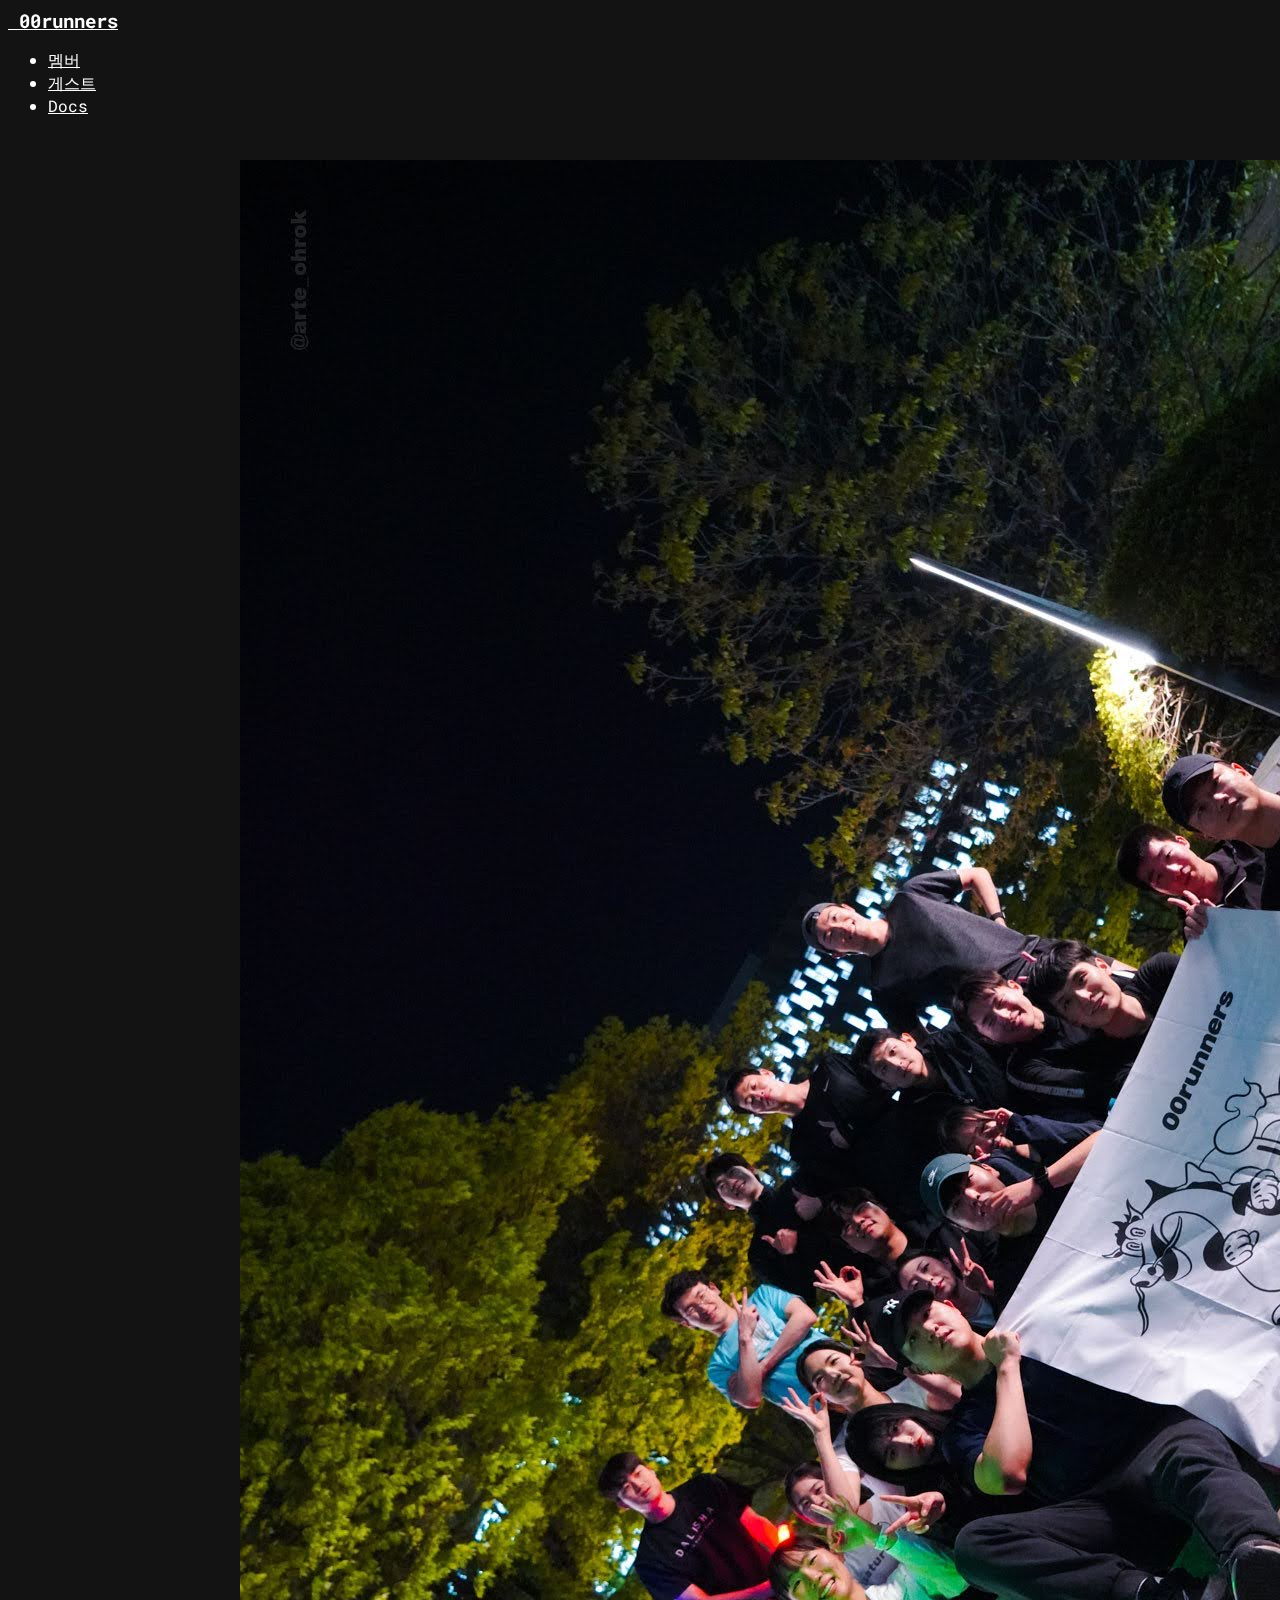
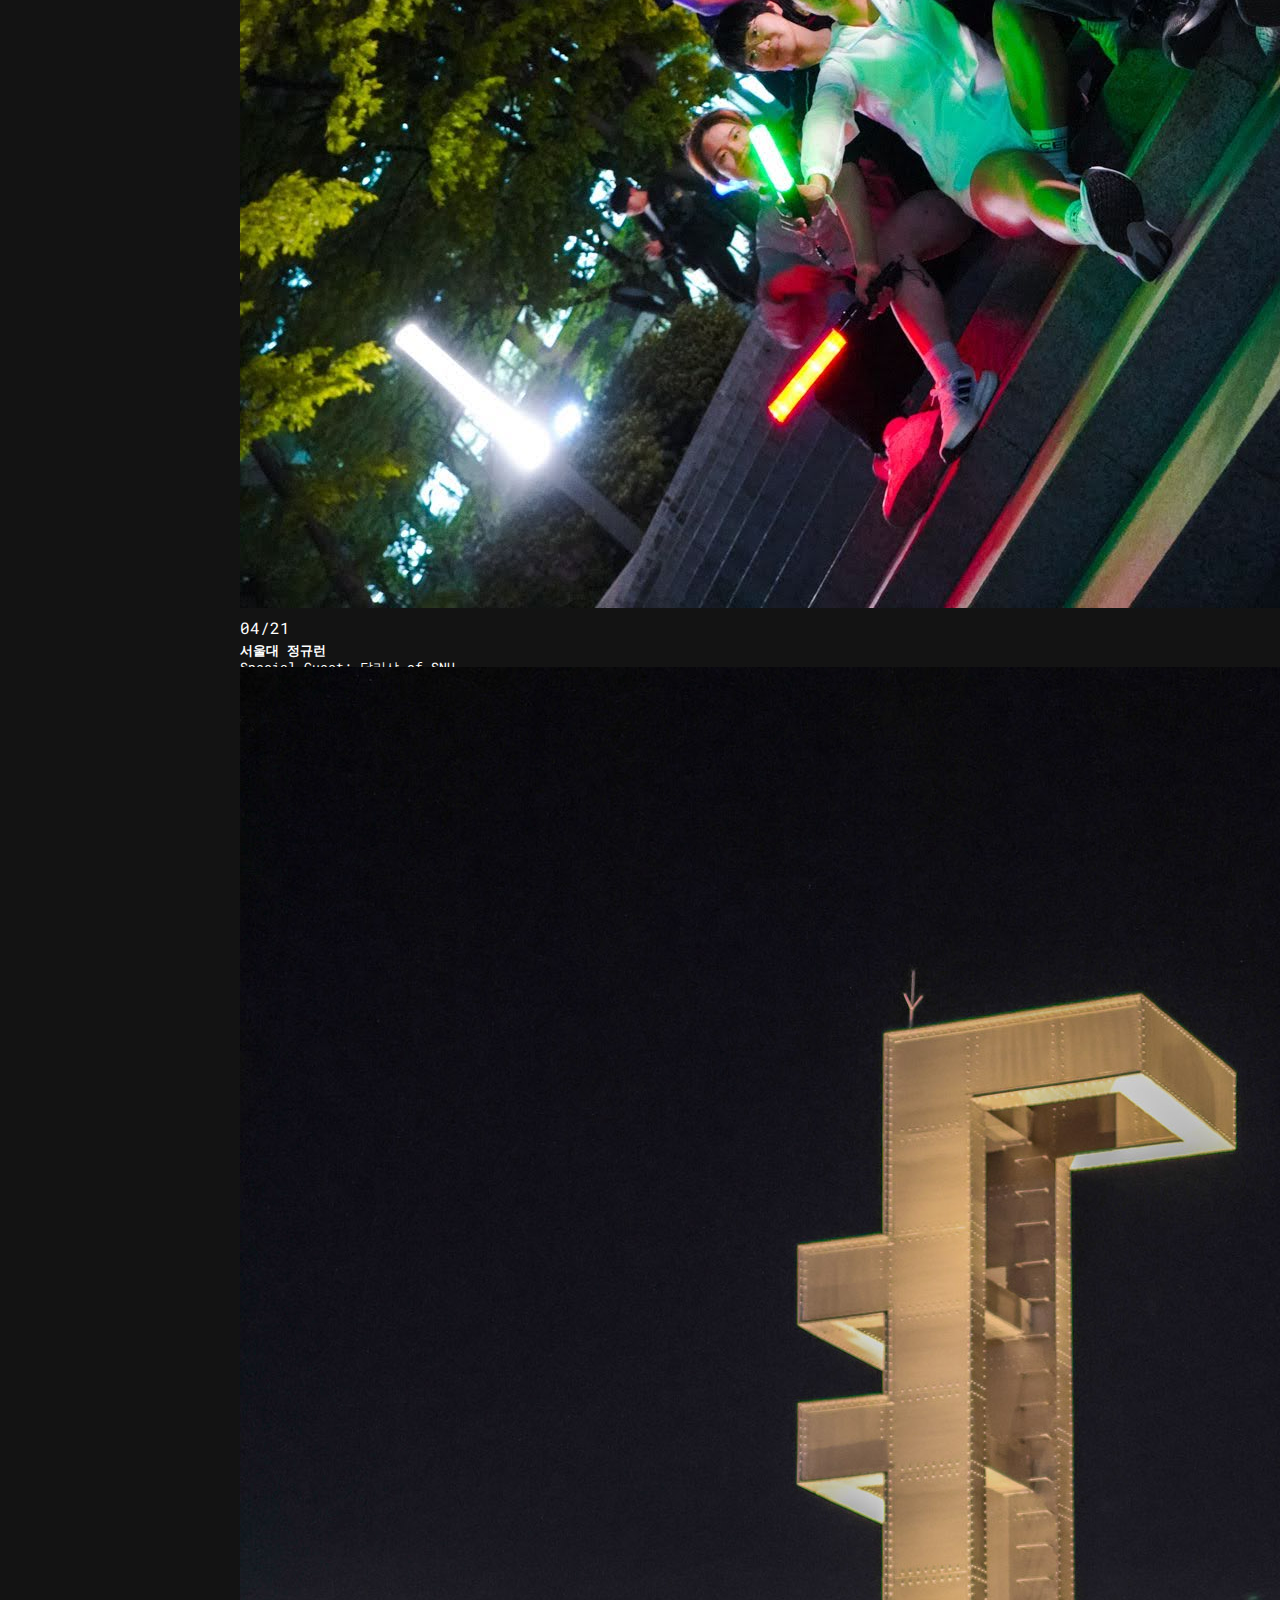
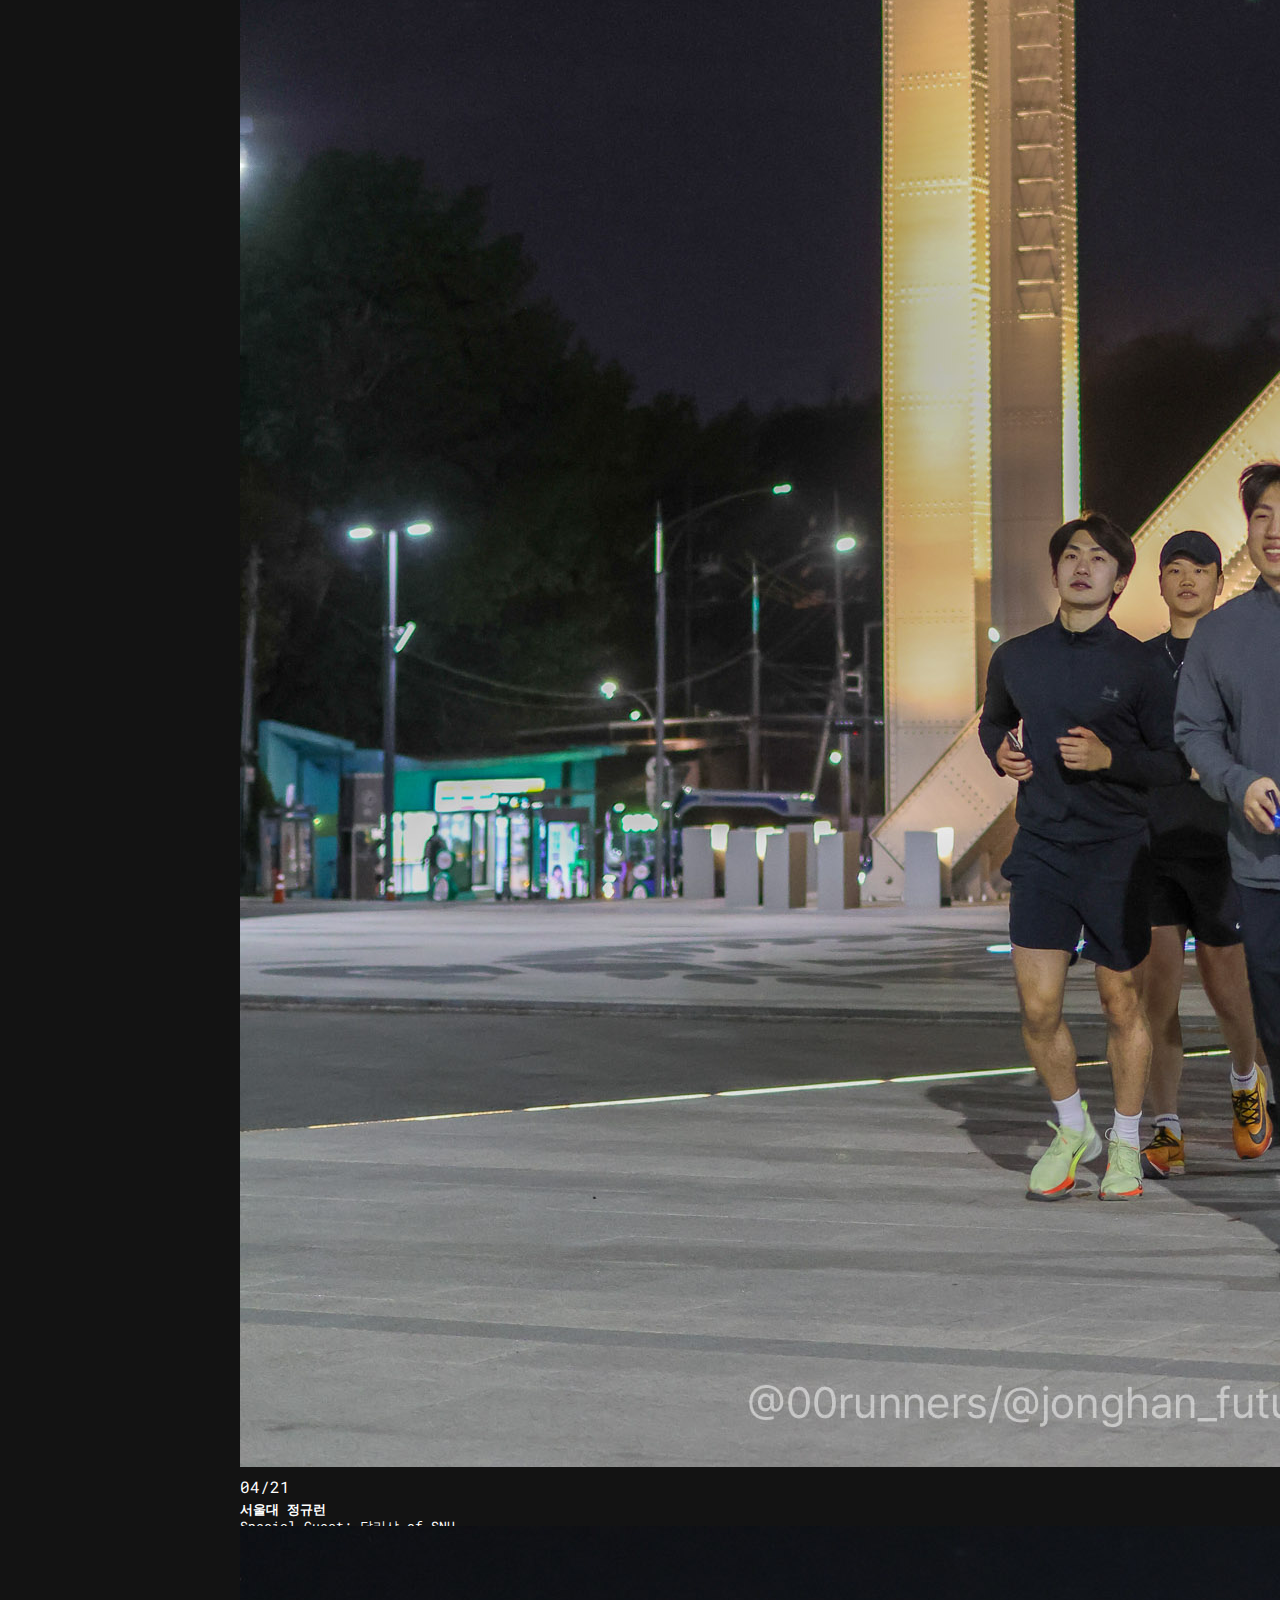
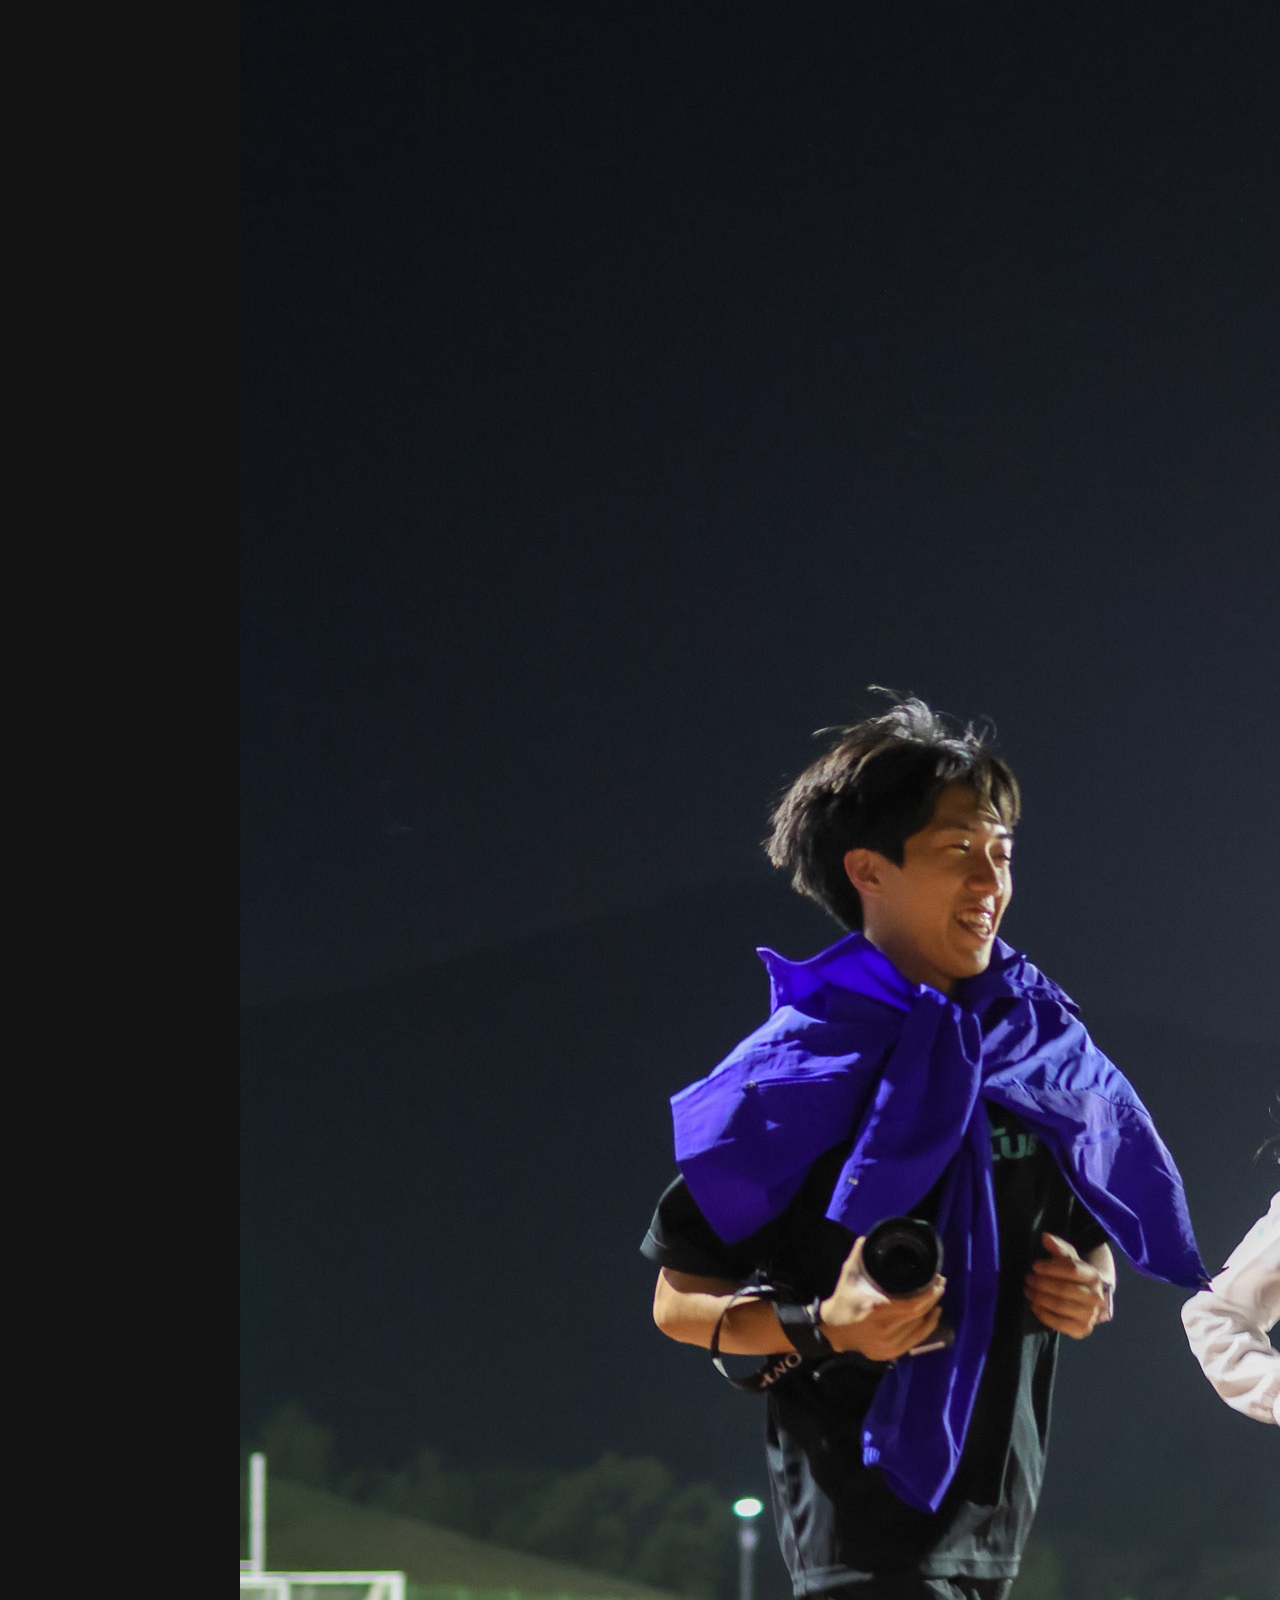
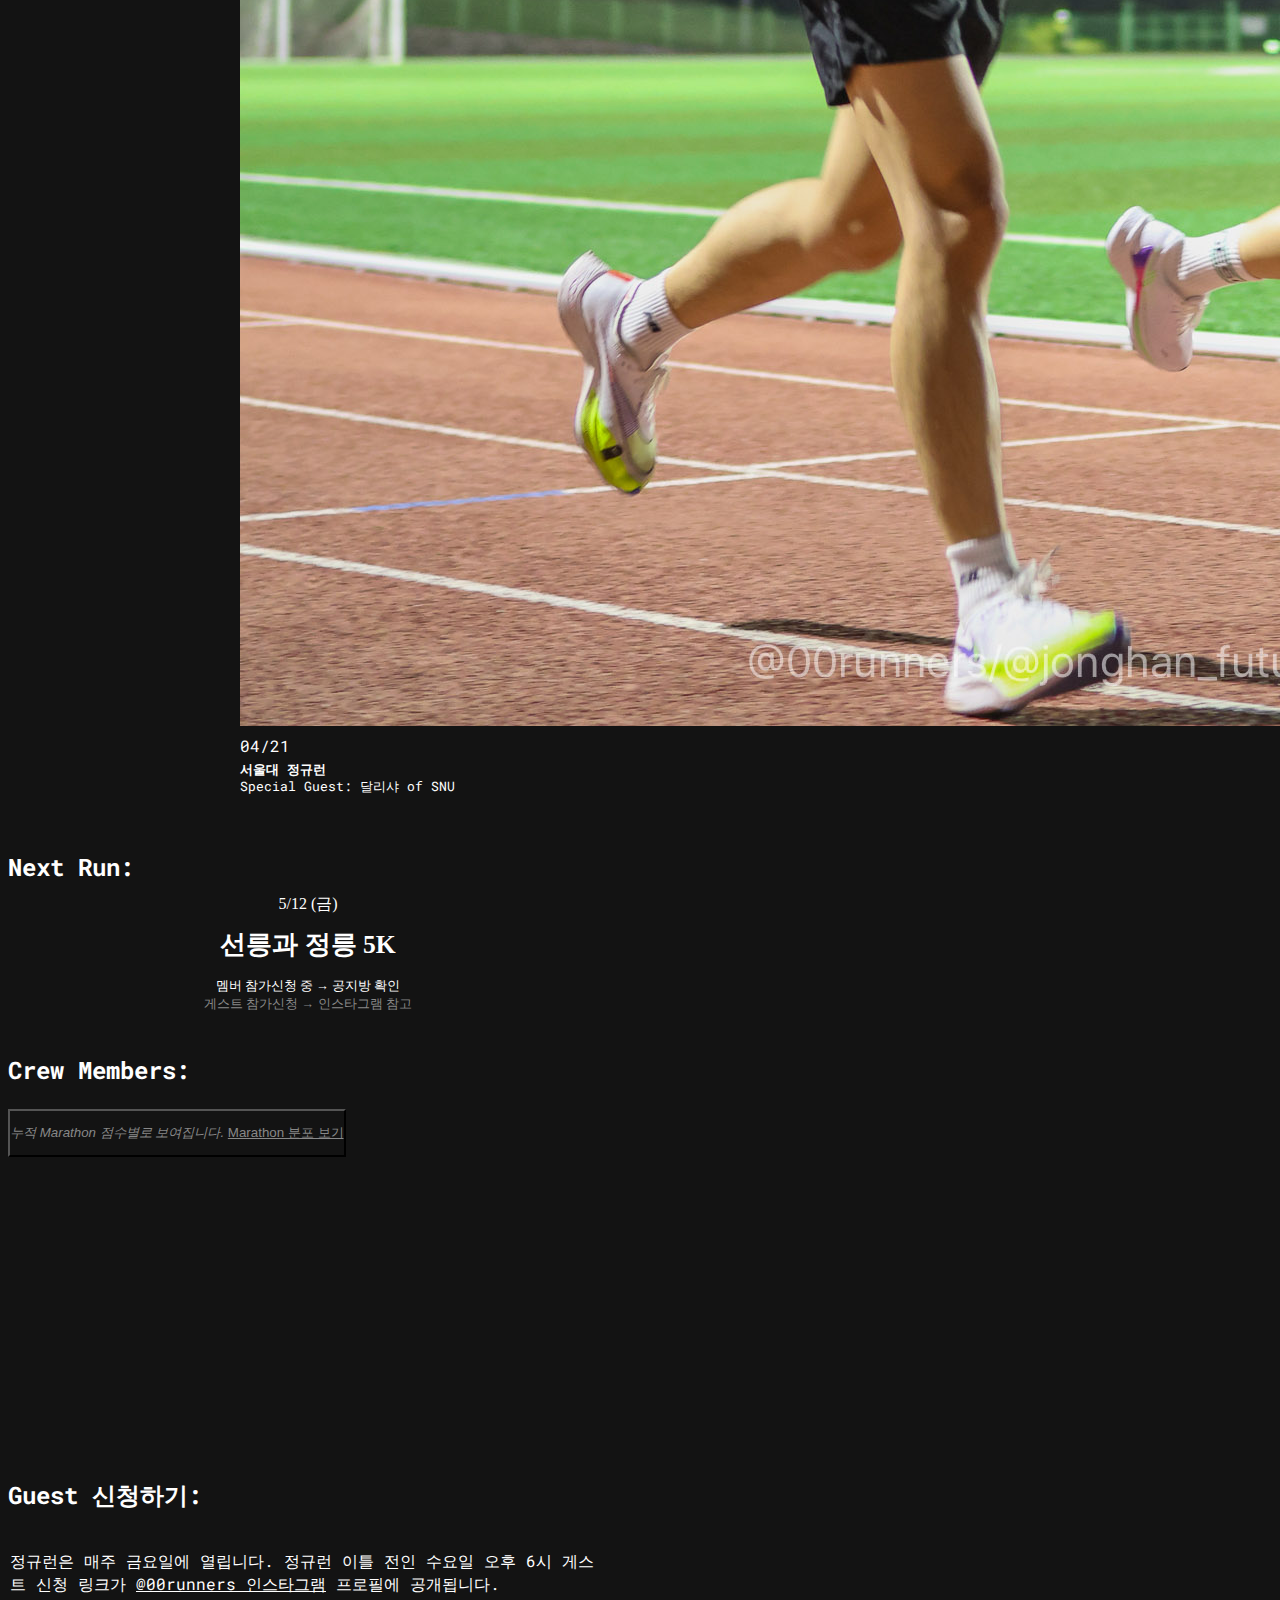
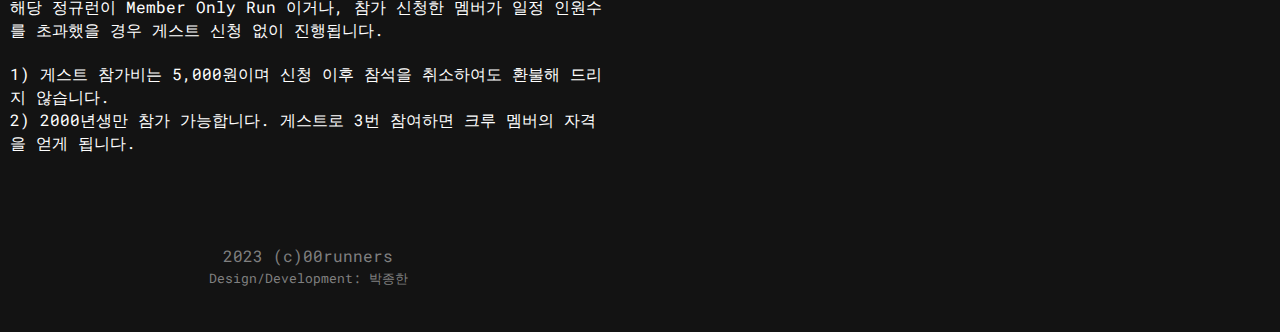
<file: index.html>
<!DOCTYPE html>
<html lang="kr">
<head>
    <meta charset="UTF-8">
    <meta http-equiv="X-UA-Compatible" content="IE=edge">
    <meta name="viewport" content="width=device-width, initial-scale=1.0">

    <!-- bootstrap -->
    <link href="https://cdn.jsdelivr.net/npm/bootstrap@5.1.3/dist/css/bootstrap.min.css" rel="stylesheet" integrity="sha384-1BmE4kWBq78iYhFldvKuhfTAU6auU8tT94WrHftjDbrCEXSU1oBoqyl2QvZ6jIW3" crossorigin="anonymous">
    <script src="https://cdn.jsdelivr.net/npm/bootstrap@5.1.3/dist/js/bootstrap.bundle.min.js" integrity="sha384-ka7Sk0Gln4gmtz2MlQnikT1wXgYsOg+OMhuP+IlRH9sENBO0LRn5q+8nbTov4+1p" crossorigin="anonymous"></script>
    <script src="https://d3js.org/d3.v4.min.js"></script>
    <!-- fonts -->
    <link rel="stylesheet" href="src/styles.css">
    <link rel="fonts" href="src/fonts.css">
    <link rel="preconnect" href="https://fonts.googleapis.com"> 
    <link rel="preconnect" href="https://fonts.gstatic.com" crossorigin> 
    <link href="https://fonts.googleapis.com/css2?family=Roboto+Mono&display=swap" rel="stylesheet">

<title>00runners</title>
</head>
<body>
    <div id="navBar"></div>
  <br>
     <div id="carouselCont" style="padding: 10px 20px; max-width: 800px; margin: auto;">

      <div id="carouselExampleAutoplaying" class="carousel slide carousel-fade" data-bs-ride="carousel" style="margin: 0px;">
        <div class="carousel-inner">
          <div class="carousel-item active" data-bs-interval="1500">
            <img src="src/pics/regRun-7/DSC05979.jpg" class="d-block w-100" alt="...">
            <div class="carousel-caption">
              <p>04/21</p>
              <h5 style="margin-bottom: 1rem;">서울대 정규런</h5>
              <small>Special Guest: 달리샤 of SNU</small>
            </div>

          </div>
          <div class="carousel-item" data-bs-interval="1500">
            <img src="src/pics/regRun-7/regRun-6-SNU-067.jpg" class="d-block w-100" alt="...">
            <div class="carousel-caption">
              <p>04/21</p>
              <h5 style="margin-bottom: 1rem;">서울대 정규런</h5>
              <small>Special Guest: 달리샤 of SNU</small>
            </div>

          </div>
          <div class="carousel-item" data-bs-interval="1500">
            <img src="src/pics/regRun-7/regRun-6-SNU-080.jpg" class="d-block w-100" alt="...">
            <div class="carousel-caption">
              <p>04/21</p>
              <h5 style="margin-bottom: 1rem;">서울대 정규런</h5>
              <small>Special Guest: 달리샤 of SNU</small>
            </div>
          </div>

        
          </div>

        </div>
        
      </div>

    </div>

      <div class="container" style="max-width: 600px;">
      
      <br>


      <br>
      
      <a id="member" class="anchor"></a>

      <div id="nextRun"></div>
      
      <br>
            
      <h2>Crew Members:</h2>

      <div class="accordion" id="accordionFlushExample">
        <div class="accordion-item">
          <h2 class="accordion-header" id="flush-headingOne">
            <button id="marathonDistBtn" class="accordion-button collapsed align-middle" type="button" data-bs-toggle="collapse" data-bs-target="#flush-collapseOne" aria-expanded="false" aria-controls="flush-collapseOne">
              <p><i>누적 Marathon 점수별로 보여집니다.</i> <u>Marathon 분포 보기</u></p>
            </button>
          </h2>
          <div id="flush-collapseOne" class="accordion-collapse collapse" aria-labelledby="flush-headingOne" data-bs-parent="#accordionFlushExample">
            <div class="accordion-body">
              <div id="chartCont" style="margin: 12px 12px 24px 12px;"></div>
            </div>
          </div>
        </div>
        </div>

        
      <div id="memberRank"> </div>

      <a id="guest" class="anchor"></a>
      <br><br><br>

      <h2>Guest 신청하기:</h2>
      <div style="padding: 2px;">
      <p style="font-family: 'Roboto Mono';">정규런은 매주 금요일에 열립니다. 정규런 이틀 전인 수요일 오후 6시 게스트 신청 링크가 <a style="color: white" href="https://instagram.com/00runners">@00runners 인스타그램</a> 프로필에 공개됩니다. <br>해당 정규런이 Member Only Run 이거나, 참가 신청한 멤버가 일정 인원수를 초과했을 경우 게스트 신청 없이 진행됩니다.<br><br>1) 게스트 참가비는 5,000원이며 신청 이후 참석을 취소하여도 환불해 드리지 않습니다.<br>2) 2000년생만 참가 가능합니다. 게스트로 3번 참여하면 크루 멤버의 자격을 얻게 됩니다.</p>
      </div>
      <br><br><br><br>

      <div id="footer"></div>

        

    </div>
    
    <script> //Bounding Rect
      const width = document.getElementById("marathonDistBtn").getBoundingClientRect().width;
      document.getElementById("chartCont").insertAdjacentHTML("beforeEnd", `
      <svg width="`+ (width - 20) + `" height="200"></svg>
      `);
    </script>

    <script type="module">
      //  데이터를 두 파일로 나눠놓은 이유: 업데이트의 용이함.
      // log 파일의 구조를 짠 기준: 데이터 업데이트의 편리함.
      // uid 기준으로 불러와서 정렬하는 로직을 짜야 함. 
      // 마라톤 합산해서 show라는 이름의 array에 넣고, sort.

        import c from "/src/component.js";
        import u from "/src/user.js";
        import l from "/src/log.js";



        document.getElementById("navBar").insertAdjacentHTML("beforeEnd", c['navBar']);

        document.getElementById("nextRun").insertAdjacentHTML("beforeEnd", c['nextRun']);

        document.getElementById("footer").insertAdjacentHTML("beforeEnd", c['footer']);

        // console.log(u[0]['uid']);
        // console.log(u[0]['badge'][0]);
        // console.log(u);

        // **** mSum 산출 ****
        let mSum = l.reduce(function(acc, item) {
          if (!acc[item.uid]) {
            acc[item.uid] = 0;
          }
          acc[item.uid] += item.marathon;
          return acc;
        }, {});
        // console.log(mSum);


        // **** mSum 순서대로 정렬 ****
        const rank = Object.keys(mSum).map(function(key) {
          return {uid: key, marathon: mSum[key]};
        });
        rank.sort(function(a, b) {
          return b.marathon - a.marathon;
        });

        const data = rank ;

        console.log(mSum);
        console.log(rank);

        // delete data[0].marathon;

        

        function memberRank(){
        
          for(let i=0; i<rank.length; i++){

            let badge = "";
            let memberLog = "";

            if(u[rank[i]['uid']]['badge'][0]){
              badge = `<mark class="label"><i>`+u[rank[i]['uid']]['badge'][0]+`</i></mark>`;}else{}

            let log = l.filter(function(obj){ return obj.uid === parseInt(rank[i]['uid']); });
            
            for(let j=0; j<log.length; j++){
            memberLog +=
            `<div class="row logContents">
                  <div class="col-3">
                    `+log[j]['month']+`
                  </div>
                  <div class="col-7">
                    `+log[j]['sessionName']+`
                  </div>
                  <div class="col-2 marathonContentField">
                    +`+log[j]['marathon']+`K
                  </div>
                </div>`;
            }

          document.getElementById("memberRank").insertAdjacentHTML("beforeEnd",
        `<details class="memberStrip">
                <summary>
                  <div class="row">
                    <div class="col-2 rankDiv">
                       #`+(i+1)+`
                    </div>
                    <div class="col-5 nameDiv">
                      <p class="nameField"><b>`+u[rank[i]['uid']]['name']+`</b></p>
                      <small class="instagramIdDiv">@`+u[rank[i]['uid']]['instagram']+`</small>
                    </div>
                    <div class="col-3">
                      `+badge+`
                    </div>
                    <div class="col-2 marathonDiv">
                     <b>`+rank[i]['marathon']+`K</b>
                    </div>
                  </div>
                </summary>
                <hr class="contentDivider">
                <div markdown="1">
                  `+memberLog+`
                <div class="instagramSection">
                  instagram: @`+u[rank[i]['uid']]['instagram']+`
                </div>

                </div>

                </details>`

      
              );
            };
          };

          memberRank();

          function chart(){
            // var svg = d3.select("svg"),
              // margin = {top: 20, right: 20, bottom: 30, left: 40},
            //   width = svg.attr("width"),
            //   height = svg.attr("height");
            var svg = d3.select("svg"),
              margin = {top: 20, right: 40, bottom: 30, left: 40},
              width = svg.attr("width"),
              height = svg.attr("height");

            var x = d3.scaleBand().rangeRound([0, width]).padding(0.1),
              y = d3.scaleLinear().rangeRound([height, 0]);
          
           var g = svg.append("g")
              .attr("transform", "translate(" + margin.left + "," + margin.top + ")");
          
            x.domain(data.map(function(d) { return d.uid; }));
            y.domain([0, d3.max(data, function(d) { return d.marathon; })]);
        
          
            g.append("g")
                .attr("class", "axis axis--y")
                .call(d3.axisLeft(y).tickValues([0, 5, 10, 15, 20, 25, 30, 35, 40, 45, 50, 55, 60, 65, 70, 75, 80, 85]).tickFormat(function(t) { return t + "K"; }))
              .append("text")
                .attr("transform", "rotate(-90)")
                .attr("y", 6)
                .attr("dy", "0.71em")
                .attr("text-anchor", "end")
                .text("marathon");
          
            g.selectAll(".bar")
              .data(data)
              .enter().append("rect")
                .attr("class", "bar")
                .attr("x", function(d) { return x(d.uid); })
                .attr("y", function(d) { return y(d.marathon); })
                .attr("width", x.bandwidth())
                .attr("height", function(d) { return height - y(d.marathon); });
         
          }

          chart();

        </script>

</body>
</html>
</file>
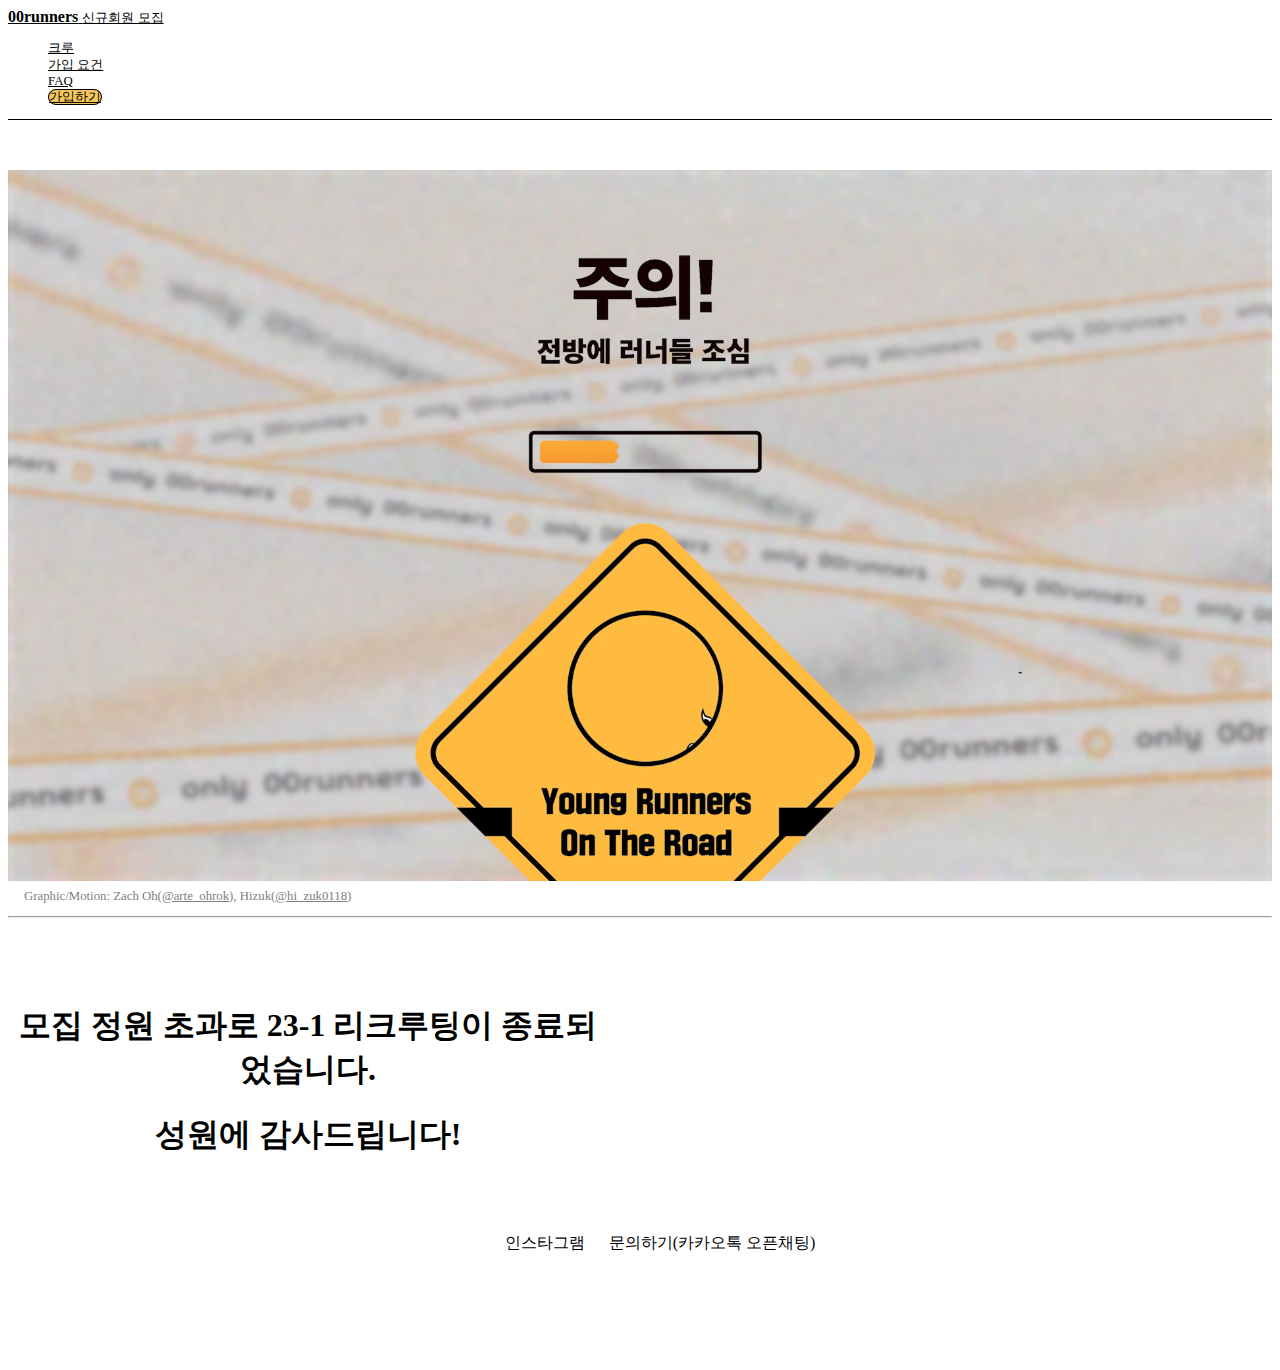
<file: recruit/index.html>
<!DOCTYPE html>
<html lang="kr">
<head>
    <meta charset="UTF-8">
    <meta http-equiv="X-UA-Compatible" content="IE=edge">
    <meta name="viewport" content="width=device-width, initial-scale=1.0">
    <!-- bootstrap -->
    <link href="https://cdn.jsdelivr.net/npm/bootstrap@5.1.3/dist/css/bootstrap.min.css" rel="stylesheet" integrity="sha384-1BmE4kWBq78iYhFldvKuhfTAU6auU8tT94WrHftjDbrCEXSU1oBoqyl2QvZ6jIW3" crossorigin="anonymous">
    <script src="https://cdn.jsdelivr.net/npm/bootstrap@5.1.3/dist/js/bootstrap.bundle.min.js" integrity="sha384-ka7Sk0Gln4gmtz2MlQnikT1wXgYsOg+OMhuP+IlRH9sENBO0LRn5q+8nbTov4+1p" crossorigin="anonymous"></script>
    <!-- fonts -->
    <link rel="stylesheet" href="styles.css">
    <link rel="fonts" href="fonts.css">

    <meta property="og:title" content="00runners 신규회원 모집">
    <meta property="og:type" content="website">
    <meta property="og:image" content="https://00runners.xyz/recruit/src/Frame 2.jpg">
    <meta property="og:description" content="선착순으로 모집합니다. 마감 입박!">

<title>00runners 신규회원 모집</title>
</head>
<body style="background-color: white;">

    <nav id="navbar-example2" class="navbar bg-light px-3 fixed-top" style="font-size: 0.8rem; border-bottom: 1px black solid;">
    <a class="navbar-brand" href="#" style="color: black; font-size: 1rem"><b>00runners</b> <small>신규회원 모집</small></a>
    <ul class="nav nav-pills">
        <li class="nav-item">
             <a class="nav-link" style="border-radius: 50px; color: black"href="#">크루</a>
        </li>
        <li class="nav-item">
            <a class="nav-link" style="border-radius: 50px; color: black"href="#">가입 요건</a>
         </li>
        <li class="nav-item">
            <a class="nav-link" style="border-radius: 50px; color: black"href="#">FAQ</a>
         </li>
        <li class="nav-item">
            <a class="nav-link active" style="color: black; border-radius: 50px; background-color: #F6C55B; border: 1px solid black" href="#">가입하기</a>
         </li>
    </ul>
    </nav>
    

    <div id="video-area" style="margin-top: 50px; width: 100%; position: relative; overflow: hidden;">
       <video src="src/0217_1_1.mp4" autoplay="autoplay"  muted="muted" preload="auto" playsinline>
    </div>
    <p class="caption credit" style="margin-top: 4px; font-size: 0.8rem;"> &nbsp;&nbsp;&nbsp;&nbsp;&nbsp;Graphic/Motion: Zach Oh(<a href="https://instagram.com/arte_ohrok/" style=" color: grey;">@arte_ohrok</a>), Hizuk(<a href="https://www.instagram.com/hi_zuk0118/" style="color: grey;">@hi_zuk0118</a>)</p>



    </div>

    <a id="crew" class="pseudo-anchor"><hr style="color: white; margin-bottom: 10px;"/></a>
    <br><br><br>
    <!-- <div class="container-body" style="background-color: red; z-index: 1;"> -->
  
    <div class="container-sm" style="max-width: 600px">

        <div style="text-align: center;">
            <h1>모집 정원 초과로 23-1 리크루팅이 종료되었습니다.</h1>
            <h1>성원에 감사드립니다!</h1>
         </div>


</div>

<div class="footer" style="padding: 20px;">
    <br>
    <div class="container-sm" style="text-align: center;">
        <ul>
                <a href="https://www.instagram.com/00runners/" style="color: black; text-decoration: none;">인스타그램</a> &nbsp;&nbsp;&nbsp;&nbsp;
                <a href="https://open.kakao.com/o/gykQUb5e" style="color: black; text-decoration: none;">문의하기(카카오톡 오픈채팅)</a> 
        </ul>
    </div>
    <br><br><br><br>
</div>
</body>
</html>
</file>
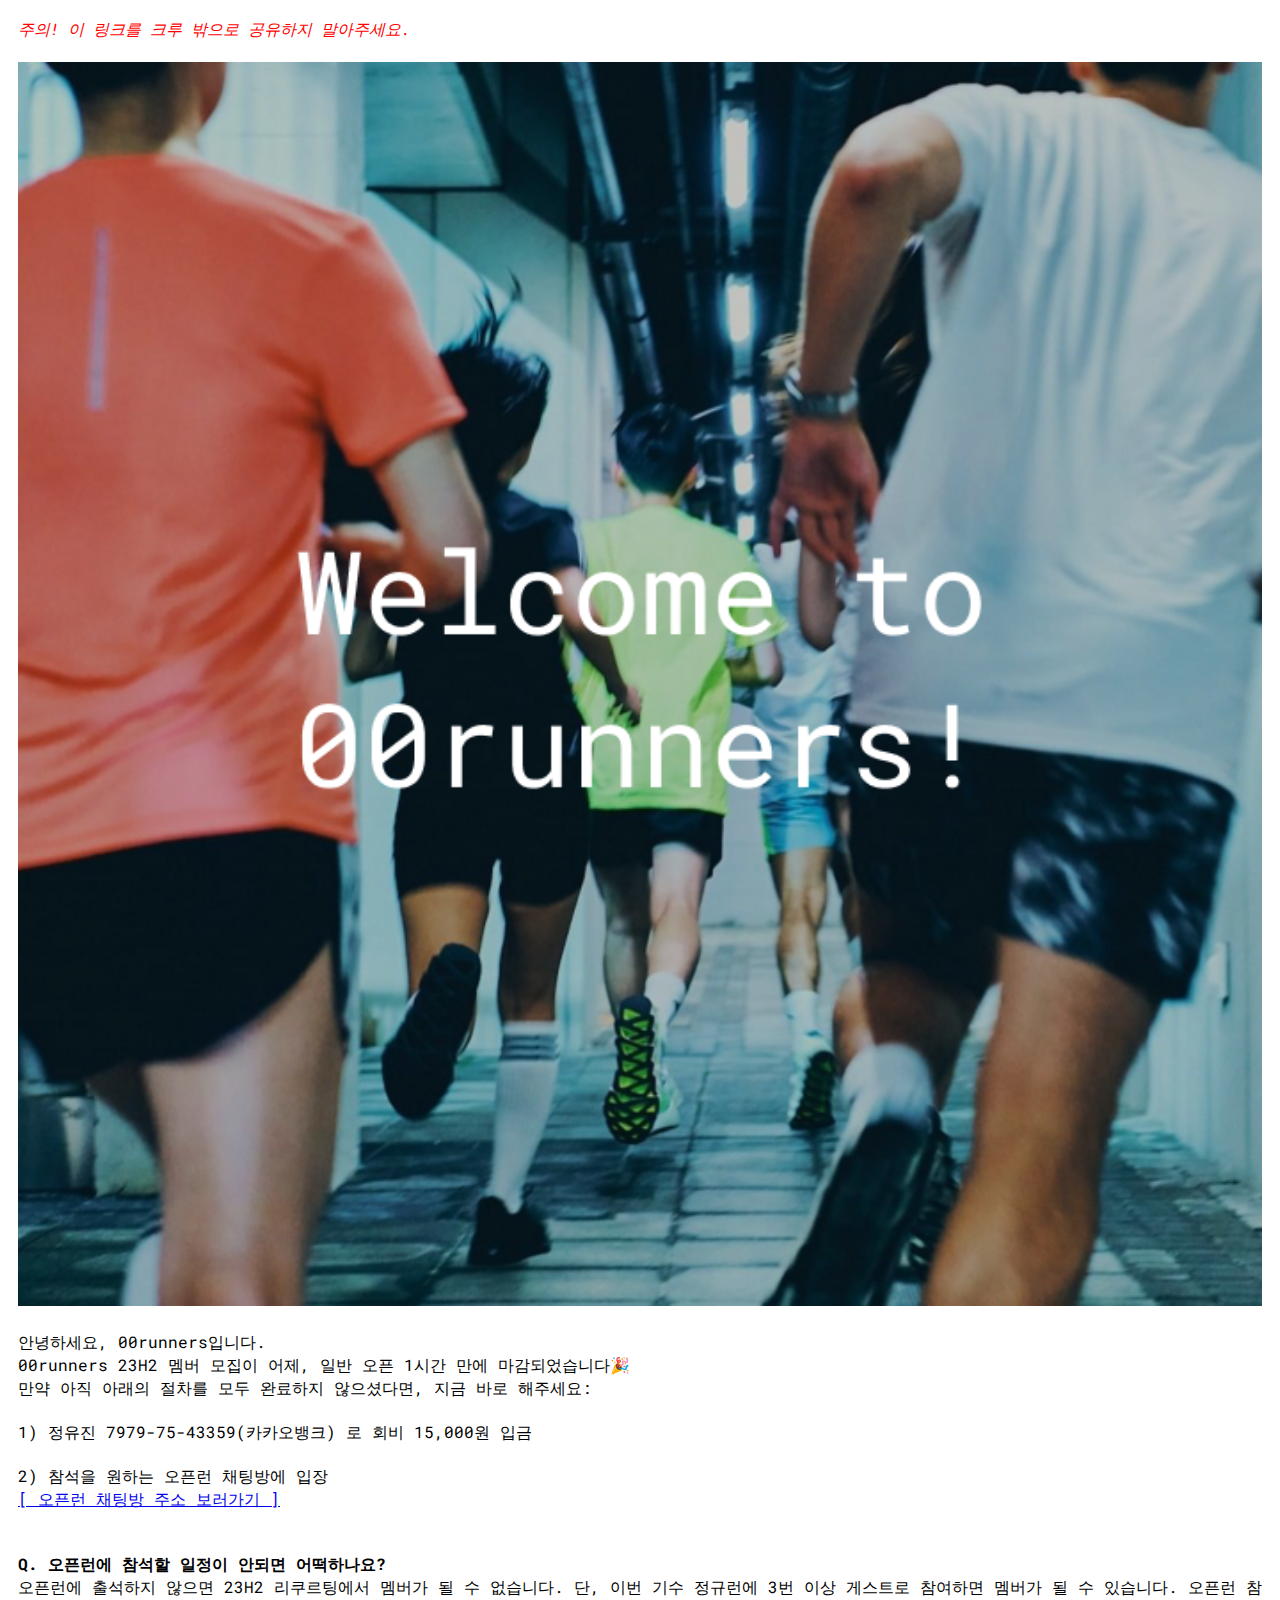
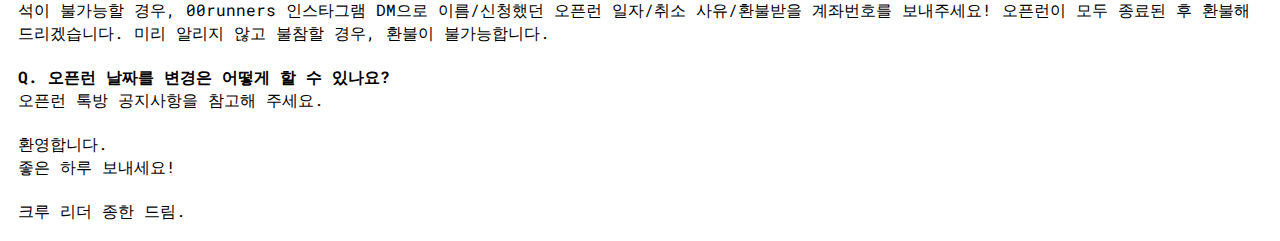
<file: 23h2-p/notice.html>
<!DOCTYPE html>
<html lang="en">
<head>
    <meta charset="UTF-8">
    <meta name="viewport" content="width=device-width, initial-scale=1.0">
    <title>23H2 오픈런 채팅방 주소</title>
    <link rel="preconnect" href="https://fonts.googleapis.com"> 
    <link rel="preconnect" href="https://fonts.gstatic.com" crossorigin> 
    <!-- <link href="https://fonts.googleapis.com/css2?family=Roboto+Mono&display=swap" rel="stylesheet"> -->
    <link rel="preconnect" href="https://fonts.googleapis.com">
    <link href="https://fonts.googleapis.com/css2?family=Inter:wght@100;200;300;400;500;600;700;900&family=Roboto+Mono:ital,wght@0,300;0,400;0,500;0,600;0,700;1,200;1,300;1,400;1,500;1,600;1,700&display=swap" rel="stylesheet">
</head>
<body style="padding: 10px; font-family: 'Roboto Mono';">

    <i style="color: red;">주의! 이 링크를 크루 밖으로 공유하지 말아주세요.</i><br><br>
    <img src="src/Frame 1 (7).png" alt="Welcome!" style="width: 100%;"><br><br>
    안녕하세요, 00runners입니다.<br>
    00runners 23H2 멤버 모집이 어제, 일반 오픈 1시간 만에 마감되었습니다🎉<br>
    
    만약 아직 아래의 절차를 모두 완료하지 않으셨다면, 지금 바로 해주세요:<br><br>
    1) 정유진 7979-75-43359(카카오뱅크) 로 회비 15,000원 입금<br><br>
    2) 참석을 원하는 오픈런 채팅방에 입장<br>
    <a href="https://00runners.xyz/23h2-p/or-katalk.html">[ 오픈런 채팅방 주소 보러가기 ]</a>
    
    <br><br><br>
    
    <b>Q. 오픈런에 참석할 일정이 안되면 어떡하나요?</b><br>
    오픈런에 출석하지 않으면 23H2 리쿠르팅에서 멤버가 될 수 없습니다. 단, 이번 기수 정규런에 3번 이상 게스트로 참여하면 멤버가 될 수 있습니다. 오픈런 참석이 불가능할 경우, 00runners 인스타그램 DM으로 이름/신청했던 오픈런 일자/취소 사유/환불받을 계좌번호를 보내주세요! 오픈런이 모두 종료된 후 환불해 드리겠습니다. 미리 알리지 않고 불참할 경우, 환불이 불가능합니다.<br>
    <br>
    <b>Q. 오픈런 날짜를 변경은 어떻게 할 수 있나요?</b><br>
    오픈런 톡방 공지사항을 참고해 주세요.<br>
    <br>
    환영합니다.<br>
    좋은 하루 보내세요!<br>
    <br>
    크루 리더 종한 드림.<br>
    
</body>
</html>
</file>
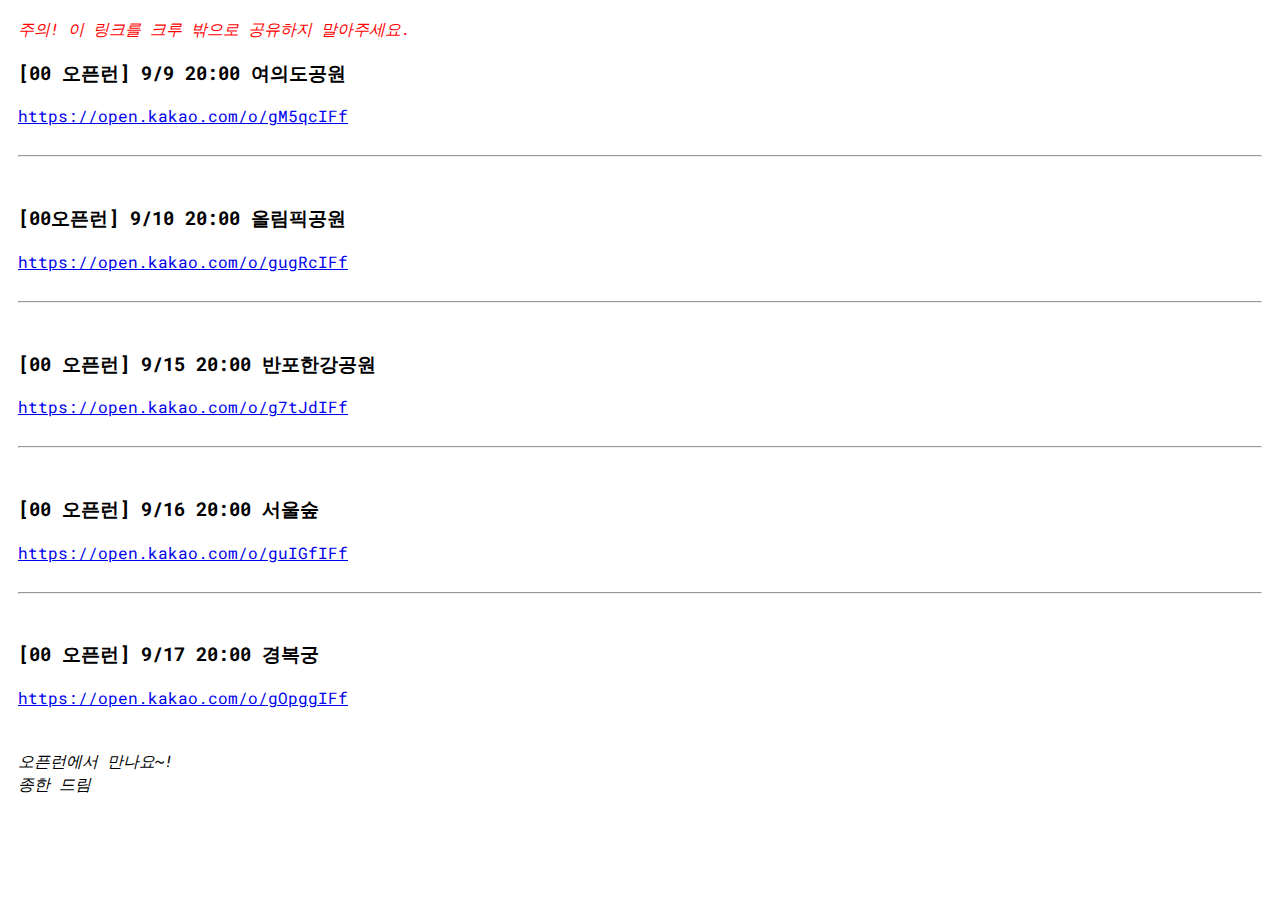
<file: 23h2-p/or-katalk.html>
<!DOCTYPE html>
<html lang="en">
<head>
    <meta charset="UTF-8">
    <meta name="viewport" content="width=device-width, initial-scale=1.0">
    <title>23H2 오픈런 채팅방 주소</title>
    <link rel="preconnect" href="https://fonts.googleapis.com"> 
    <link rel="preconnect" href="https://fonts.gstatic.com" crossorigin> 
    <!-- <link href="https://fonts.googleapis.com/css2?family=Roboto+Mono&display=swap" rel="stylesheet"> -->
    <link rel="preconnect" href="https://fonts.googleapis.com">
    <link href="https://fonts.googleapis.com/css2?family=Inter:wght@100;200;300;400;500;600;700;900&family=Roboto+Mono:ital,wght@0,300;0,400;0,500;0,600;0,700;1,200;1,300;1,400;1,500;1,600;1,700&display=swap" rel="stylesheet">
</head>
<body style="padding: 10px; font-family: 'Roboto Mono';">

    <i style="color: red;">주의! 이 링크를 크루 밖으로 공유하지 말아주세요.</i>

<h3>[00 오픈런] 9/9 20:00 여의도공원</h3>
<a href="https://open.kakao.com/o/gM5qcIFf
">https://open.kakao.com/o/gM5qcIFf</a> <br><br>
<hr><br>

<h3>[00오픈런] 9/10 20:00 올림픽공원</h3>
<a href="https://open.kakao.com/o/gugRcIFf">https://open.kakao.com/o/gugRcIFf</a><br><br>
<hr><br>

<h3>[00 오픈런] 9/15 20:00 반포한강공원</h3>
<a href="https://open.kakao.com/o/g7tJdIFf">https://open.kakao.com/o/g7tJdIFf</a><br><br>
<hr><br>

<h3>[00 오픈런] 9/16 20:00 서울숲</h3>
<a href="https://open.kakao.com/o/guIGfIFf">https://open.kakao.com/o/guIGfIFf</a><br><br>
<hr><br>

<h3>[00 오픈런] 9/17 20:00 경복궁</h3>
<a href="https://open.kakao.com/o/gOpggIFf">https://open.kakao.com/o/gOpggIFf</a>
<br><br><br>
<i>오픈런에서 만나요~!<br>
종한 드림</i>
    
</body>
</html>
</file>
<file: src/styles.css>
.sketchBox{
    padding: 100px;
    color: white;
    background-color:grey;
    border-radius: 10px;
    margin: 10px;
    text-align: center;
}
body{
    background-color: #131313;
    color: white;
}

.carousel-caption{
    line-height: 0px !important;
    font-family: 'Roboto Mono';
}
h2{
    font-family: 'Roboto Mono';
}
.accordion-item{
    background-color: transparent !important;
    padding: 0px !important;
}
.accordion-button{
   background-color: transparent !important;
   padding: 0px !important;
   color: #888 !important;
   vertical-align: sub !important;
   
}
.accordion-body{
    padding: 0px !important;
}

.bar {
     fill: rgb(225, 225, 225);
}
.axis--x path {
        display: none;
}
.axis--y .tick{
    stroke: white;
    fill: white;
    font-family: 'Roboto Mono';
    font-size: 0.9rem;
}
.axis--y path{
    display: none;
}



#animated-text{
    animation: text-color 2s ease-in-out infinite;
}
@keyframes text-color {
    0% {
      color: rgb(37, 117, 255);
      animation-timing-function: ease-in;
    }
    50% {
      color: grey;
      animation-timing-function: ease-out;
    }
    100% {
      color: rgb(37, 117, 255);
      animation-timing-function: ease-in;
    }
  }


.memberStrip{
    background-color: #222;
    padding: 20px;
    border-radius: 4px;
    margin-bottom: 12px;
    border: 1px solid #444;
}
summary{
    list-style: none;
}
details summary::-webkit-details-marker {
    display: none;
}
.rankDiv{
    text-align: center;
    font-family: 'Roboto Mono';
}
.nameDiv{
    line-height: 4px;
}
.nameField{
    font-size: 1.2rem;
}
.instagramIdDiv{
    opacity: 50%;
    font-family: 'Roboto Mono';
}
.marathonDiv{
    text-align: center;
    font-family: 'Roboto Mono';
}
.label{
    background-color: #444;
    padding: 4px 6px;
    border-radius: 4px;
    font-size: 0.8rem;
    color: white;
}


.contentDivider{
    border: 1px solid #999;
}
.logContents{
    text-align: center;
    margin-bottom: 6px;
}
.logContents.marathonContentField{
    font-family: 'Roboto Mono' !important;
}
.instagramSection{
    margin-top: 12px;
    margin-bottom: 0px;
    font-size: 0.9rem;
    font-family: 'Roboto Mono';
    opacity: 60%;
}

.docs-text-container{
    line-height: 160%;
}
</file>
<file: src/fonts.css>
/*
Copyright (c) 2021 Kil Hyung-jin, with Reserved Font Name Pretendard.
https://github.com/orioncactus/pretendard

This Font Software is licensed under the SIL Open Font License, Version 1.1.
This license is copied below, and is also available with a FAQ at:
http://scripts.sil.org/OFL
*/

@font-face {
	font-family: 'Pretendard';
	font-weight: 900;
	font-display: swap;
	src: local('Pretendard Black'), url('../woff2/Pretendard-Black.woff2') format('woff2'), url('../woff/Pretendard-Black.woff') format('woff');
}

@font-face {
	font-family: 'Pretendard';
	font-weight: 800;
	font-display: swap;
	src: local('Pretendard ExtraBold'), url('../woff2/Pretendard-ExtraBold.woff2') format('woff2'), url('../woff/Pretendard-ExtraBold.woff') format('woff');
}

@font-face {
	font-family: 'Pretendard';
	font-weight: 700;
	font-display: swap;
	src: local('Pretendard Bold'), url('../woff2/Pretendard-Bold.woff2') format('woff2'), url('../woff/Pretendard-Bold.woff') format('woff');
}

@font-face {
	font-family: 'Pretendard';
	font-weight: 600;
	font-display: swap;
	src: local('Pretendard SemiBold'), url('../woff2/Pretendard-SemiBold.woff2') format('woff2'), url('../woff/Pretendard-SemiBold.woff') format('woff');
}

@font-face {
	font-family: 'Pretendard';
	font-weight: 500;
	font-display: swap;
	src: local('Pretendard Medium'), url('../woff2/Pretendard-Medium.woff2') format('woff2'), url('../woff/Pretendard-Medium.woff') format('woff');
}

@font-face {
	font-family: 'Pretendard';
	font-weight: 400;
	font-display: swap;
	src: local('Pretendard Regular'), url('../woff2/Pretendard-Regular.woff2') format('woff2'), url('../woff/Pretendard-Regular.woff') format('woff');
}

@font-face {
	font-family: 'Pretendard';
	font-weight: 300;
	font-display: swap;
	src: local('Pretendard Light'), url('../woff2/Pretendard-Light.woff2') format('woff2'), url('../woff/Pretendard-Light.woff') format('woff');
}

@font-face {
	font-family: 'Pretendard';
	font-weight: 200;
	font-display: swap;
	src: local('Pretendard ExtraLight'), url('../woff2/Pretendard-ExtraLight.woff2') format('woff2'), url('../woff/Pretendard-ExtraLight.woff') format('woff');
}

@font-face {
	font-family: 'Pretendard';
	font-weight: 100;
	font-display: swap;
	src: local('Pretendard Thin'), url('../woff2/Pretendard-Thin.woff2') format('woff2'), url('../woff/Pretendard-Thin.woff') format('woff');
}

@font-face {
	font-family: 'RobotoMono';
	src: url('../fonts/RobotoMono-VariableFont_wght.ttf');
	font-display: swap;
}
</file>
<file: recruit/styles.css>
#navbar-example2{
    text-decoration: none;
    color: white !important;
}

.credit{
    color: grey;
}

.about-title{
    font-weight: bold;
}

video{
    margin-left: 50%;
    transform: translateX(-50%);
    object-fit: fill !important;
}

@media screen and (max-width: 576px) {
    video{
        height: 70vh !important;
    }
  }

@media screen and (min-width: 577px) 
/* and (max-width: 992px) {
    video{
        height: 60vh !important;
    }
  }
  
  @media screen and (min-width: 993px) */
   {
    video{
        width: 100%
    }
  }

  .d-block{
    object-fit: cover;
  }

h3{
    text-align: center;
    margin: 30px 0;
}
</file>
<file: recruit/fonts.css>
/*
Copyright (c) 2021 Kil Hyung-jin, with Reserved Font Name Pretendard.
https://github.com/orioncactus/pretendard

This Font Software is licensed under the SIL Open Font License, Version 1.1.
This license is copied below, and is also available with a FAQ at:
http://scripts.sil.org/OFL
*/

@font-face {
	font-family: 'Pretendard';
	font-weight: 900;
	font-display: swap;
	src: local('Pretendard Black'), url('../woff2/Pretendard-Black.woff2') format('woff2'), url('../woff/Pretendard-Black.woff') format('woff');
}

@font-face {
	font-family: 'Pretendard';
	font-weight: 800;
	font-display: swap;
	src: local('Pretendard ExtraBold'), url('../woff2/Pretendard-ExtraBold.woff2') format('woff2'), url('../woff/Pretendard-ExtraBold.woff') format('woff');
}

@font-face {
	font-family: 'Pretendard';
	font-weight: 700;
	font-display: swap;
	src: local('Pretendard Bold'), url('../woff2/Pretendard-Bold.woff2') format('woff2'), url('../woff/Pretendard-Bold.woff') format('woff');
}

@font-face {
	font-family: 'Pretendard';
	font-weight: 600;
	font-display: swap;
	src: local('Pretendard SemiBold'), url('../woff2/Pretendard-SemiBold.woff2') format('woff2'), url('../woff/Pretendard-SemiBold.woff') format('woff');
}

@font-face {
	font-family: 'Pretendard';
	font-weight: 500;
	font-display: swap;
	src: local('Pretendard Medium'), url('../woff2/Pretendard-Medium.woff2') format('woff2'), url('../woff/Pretendard-Medium.woff') format('woff');
}

@font-face {
	font-family: 'Pretendard';
	font-weight: 400;
	font-display: swap;
	src: local('Pretendard Regular'), url('../woff2/Pretendard-Regular.woff2') format('woff2'), url('../woff/Pretendard-Regular.woff') format('woff');
}

@font-face {
	font-family: 'Pretendard';
	font-weight: 300;
	font-display: swap;
	src: local('Pretendard Light'), url('../woff2/Pretendard-Light.woff2') format('woff2'), url('../woff/Pretendard-Light.woff') format('woff');
}

@font-face {
	font-family: 'Pretendard';
	font-weight: 200;
	font-display: swap;
	src: local('Pretendard ExtraLight'), url('../woff2/Pretendard-ExtraLight.woff2') format('woff2'), url('../woff/Pretendard-ExtraLight.woff') format('woff');
}

@font-face {
	font-family: 'Pretendard';
	font-weight: 100;
	font-display: swap;
	src: local('Pretendard Thin'), url('../woff2/Pretendard-Thin.woff2') format('woff2'), url('../woff/Pretendard-Thin.woff') format('woff');
}
</file>
